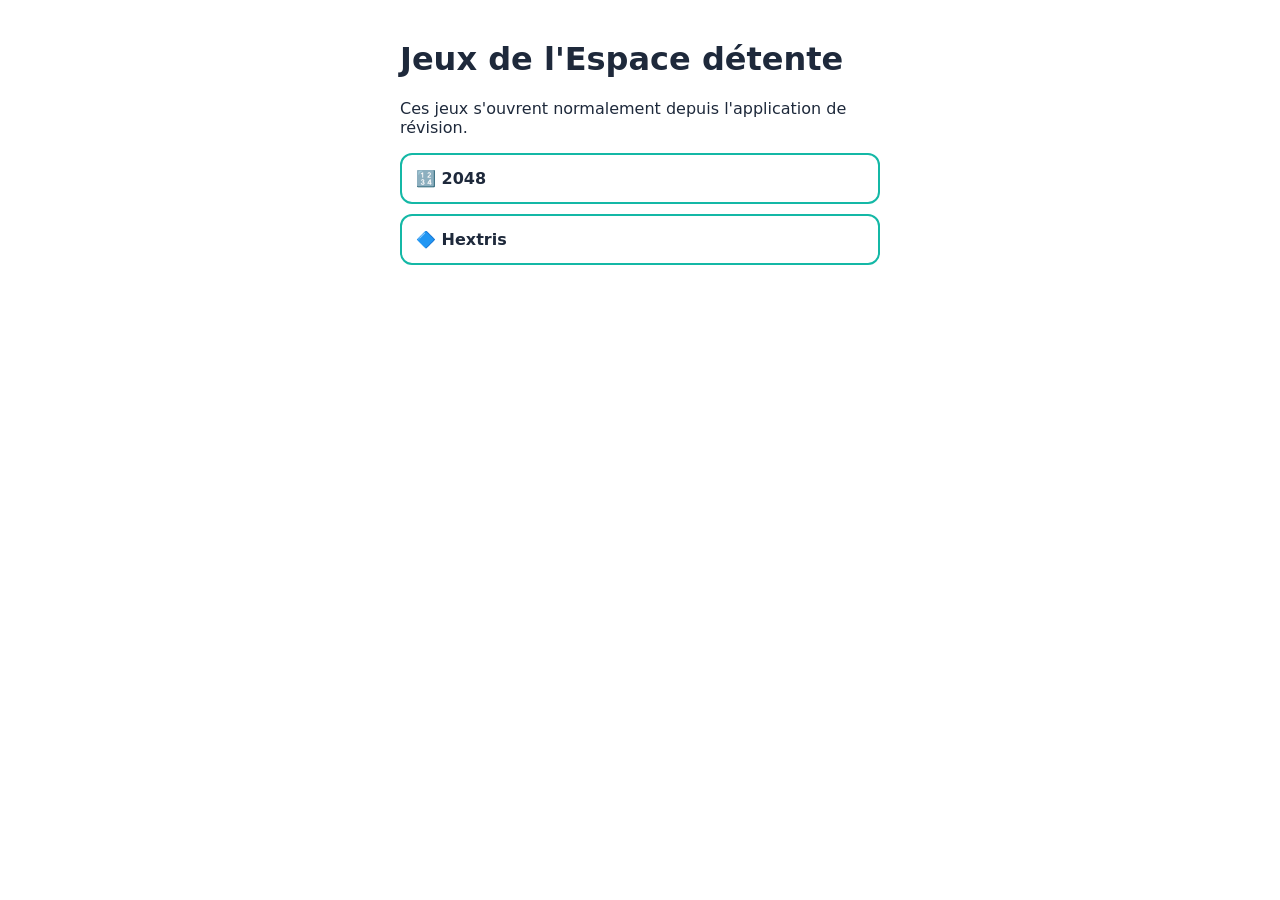
<file: index.html>
<!DOCTYPE html>
<html lang="fr">
<head>
  <meta charset="utf-8">
  <meta name="viewport" content="width=device-width, initial-scale=1">
  <meta name="robots" content="noindex">
  <title>Jeux de l'Espace détente</title>
  <style>
    body { font-family: system-ui, sans-serif; max-width: 480px; margin: 40px auto; padding: 0 16px; color: #1e293b; }
    a { display: block; padding: 14px; margin: 10px 0; border: 2px solid #14b8a6; border-radius: 12px; text-decoration: none; color: inherit; font-weight: 700; }
  </style>
</head>
<body>
  <h1>Jeux de l'Espace détente</h1>
  <p>Ces jeux s'ouvrent normalement depuis l'application de révision.</p>
  <a href="2048/">🔢 2048</a>
  <a href="hextris/">🔷 Hextris</a>
</body>
</html>
</file>
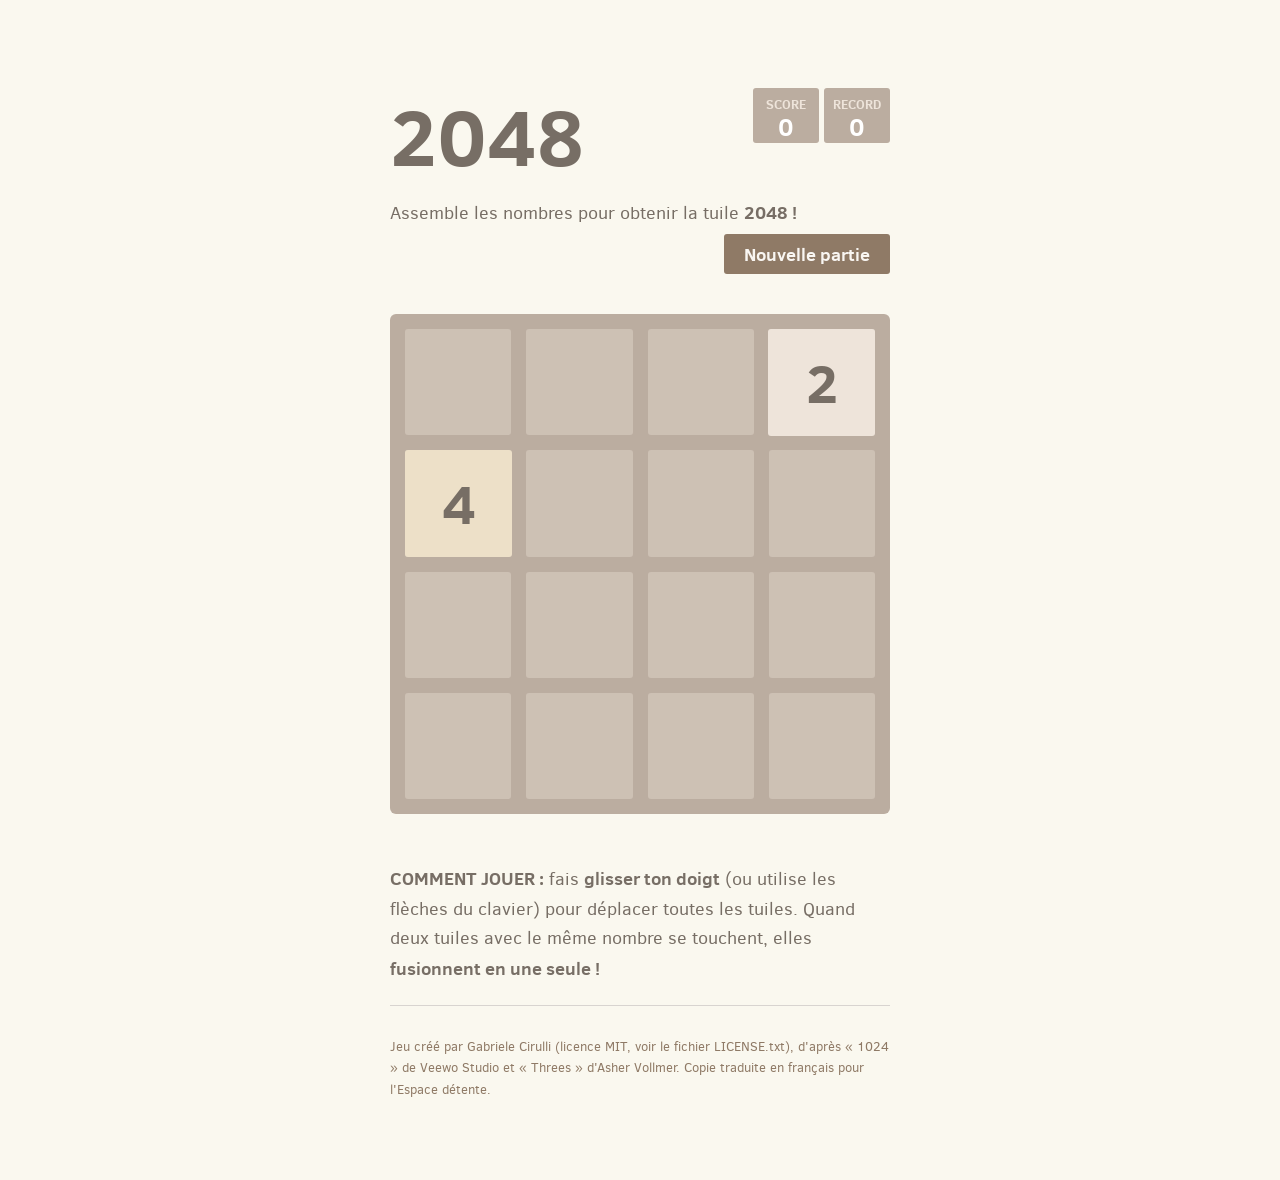
<file: 2048/index.html>
<!DOCTYPE html>
<html lang="fr">
<head>
  <meta charset="utf-8">
  <title>2048</title>

  <link href="style/main.css" rel="stylesheet" type="text/css">
  <link rel="shortcut icon" href="favicon.ico">
  <meta name="apple-mobile-web-app-capable" content="yes">
  <meta name="apple-mobile-web-app-status-bar-style" content="black">

  <meta name="HandheldFriendly" content="True">
  <meta name="MobileOptimized" content="320">
  <meta name="viewport" content="width=device-width, target-densitydpi=160dpi, initial-scale=1.0, maximum-scale=1, user-scalable=no, minimal-ui">
</head>
<body>
  <div class="container">
    <div class="heading">
      <h1 class="title">2048</h1>
      <div class="scores-container">
        <div class="score-container">0</div>
        <div class="best-container">0</div>
      </div>
    </div>

    <div class="above-game">
      <p class="game-intro">Assemble les nombres pour obtenir la tuile <strong>2048 !</strong></p>
      <a class="restart-button">Nouvelle partie</a>
    </div>

    <div class="game-container">
      <div class="game-message">
        <p></p>
        <div class="lower">
	        <a class="keep-playing-button">Continuer</a>
          <a class="retry-button">Rejouer</a>
        </div>
      </div>

      <div class="grid-container">
        <div class="grid-row">
          <div class="grid-cell"></div>
          <div class="grid-cell"></div>
          <div class="grid-cell"></div>
          <div class="grid-cell"></div>
        </div>
        <div class="grid-row">
          <div class="grid-cell"></div>
          <div class="grid-cell"></div>
          <div class="grid-cell"></div>
          <div class="grid-cell"></div>
        </div>
        <div class="grid-row">
          <div class="grid-cell"></div>
          <div class="grid-cell"></div>
          <div class="grid-cell"></div>
          <div class="grid-cell"></div>
        </div>
        <div class="grid-row">
          <div class="grid-cell"></div>
          <div class="grid-cell"></div>
          <div class="grid-cell"></div>
          <div class="grid-cell"></div>
        </div>
      </div>

      <div class="tile-container">

      </div>
    </div>

    <p class="game-explanation">
      <strong class="important">Comment jouer :</strong> fais <strong>glisser ton doigt</strong> (ou utilise les flèches du clavier) pour déplacer toutes les tuiles. Quand deux tuiles avec le même nombre se touchent, elles <strong>fusionnent en une seule !</strong>
    </p>
    <hr>
    <p class="credits">
      Jeu créé par Gabriele Cirulli (licence MIT, voir le fichier LICENSE.txt), d'après « 1024 » de Veewo Studio et « Threes » d'Asher Vollmer. Copie traduite en français pour l'Espace détente.
    </p>
  </div>

  <script src="js/bind_polyfill.js"></script>
  <script src="js/classlist_polyfill.js"></script>
  <script src="js/animframe_polyfill.js"></script>
  <script src="js/keyboard_input_manager.js"></script>
  <script src="js/html_actuator.js"></script>
  <script src="js/grid.js"></script>
  <script src="js/tile.js"></script>
  <script src="js/local_storage_manager.js"></script>
  <script src="js/pont_app.js?v=20260924b"></script> <!-- RevisionApp : sauvegarde dans le Sheet -->
  <script src="js/game_manager.js"></script>
  <script src="js/application.js?v=20260924"></script>
</body>
</html>
</file>
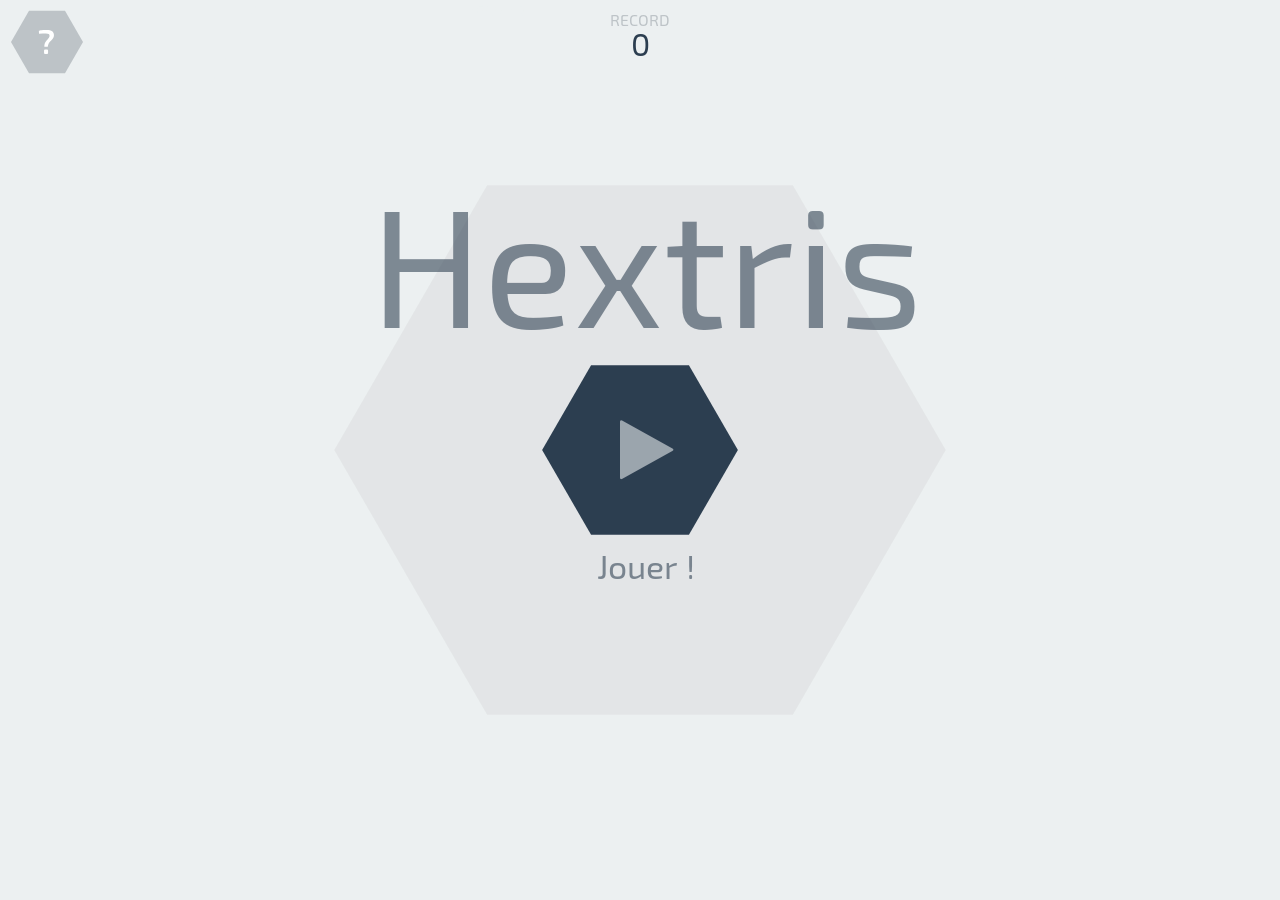
<file: hextris/index.html>
<!DOCTYPE html>
<html lang='fr'>
	<head>
		<meta charset="utf-8">
		<title>Hextris</title>
		<!-- Copie de Hextris (https://github.com/Hextris/hextris, licence GPL-3, voir LICENSE.md)
		     adaptée le 24/09/2026 pour l'Espace détente de RevisionApp : textes en français,
		     publicité, statistiques Google, boutons de partage, liens vers les boutiques et
		     appels à des serveurs externes retirés ; ajout de js/pont_app.js (record gardé
		     dans le Google Sheet de l'app). -->
		<meta name="viewport" content="width=device-width, initial-scale=1, maximum-scale=1, user-scalable=0, minimal-ui"/>
		<meta name="robots" content="noindex">
		<link rel="icon" type="image/png" href="favicon.ico">
		<link rel="stylesheet" href="style/fa/css/font-awesome.min.css">
		<link rel="stylesheet" type="text/css" href="style/style.css?v=20260924">
		<script type='text/javascript' src="vendor/hammer.min.js"></script>
		<script type='text/javascript' src="vendor/js.cookie.js"></script>
		<script type='text/javascript' src="vendor/jsonfn.min.js"></script>
		<script type='text/javascript' src="vendor/keypress.min.js"></script>
		<script type='text/javascript' src="vendor/jquery.js"></script>
		<script type='text/javascript' src="js/save-state.js?v=20260924"></script>
		<script type='text/javascript' src="js/pont_app.js?v=20260924"></script>
		<script type='text/javascript' src="js/view.js?v=20260924"></script>
		<script type='text/javascript' src="js/wavegen.js"></script>
		<script type='text/javascript' src="js/math.js"></script>
		<script type='text/javascript' src="js/Block.js"></script>
		<script type='text/javascript' src="js/Hex.js"></script>
		<script type='text/javascript' src="js/Text.js"></script>
		<script type='text/javascript' src="js/comboTimer.js"></script>
		<script type='text/javascript' src="js/checking.js"></script>
		<script type='text/javascript' src='js/update.js'></script>
		<script type="text/javascript" src="js/render.js?v=20260924"></script>
		<script type='text/javascript' src="js/input.js"></script>
		<script type='text/javascript' src="js/main.js?v=20260924"></script>
		<script type='text/javascript' src="js/initialization.js?v=20260924"></script>
	</head>
	<body>
		<canvas id="canvas"></canvas>
		<div id="overlay" class="faded overlay"></div>
		<div id='startBtn' ></div>
		<div id="helpScreen" class='unselectable'>
			<div id='inst_main_body'></div>
		</div>
		<img id="openSideBar" class='helpText' src="./images/btn_help.svg"/>
		<div class="faded overlay"></div>
		<img id="pauseBtn" src="./images/btn_pause.svg"/>
		<img id='restartBtn' src="./images/btn_restart.svg"/>
		<div id='HIGHSCORE'>RECORD</div>
		<div id='highScoreInGameText'>
			<div id='highScoreInGameTextHeader'>RECORD</div><div id='currentHighScore'>0</div>
		</div>
		<div id="gameoverscreen">
			<div id='container'>
				<div id='gameOverBox' class='GOTitle'>PERDU !</div>
				<div id='cScore'>0</div>
				<div id='highScoresTitle' class='GOTitle'>MEILLEURS SCORES</div>
				<div class='score'><span class='scoreNum'>1.</span> <div id="1place" style="display:inline;">0</div></div>
				<div class='score'><span class='scoreNum'>2.</span> <div id="2place" style="display:inline;">0</div></div>
				<div class='score'><span class='scoreNum'>3.</span> <div id="3place" style="display:inline;">0</div></div>
			</div>
			<div id='bottomContainer'>
				<img id='restart' src='./images/btn_restart.svg' height='57px'>
				<!-- Conteneur vidé de ses boutons de partage, mais gardé : main.js s'en sert pour placer l'écran de fin. -->
				<div id='buttonCont'></div>
			</div>
		</div>
	</body>
</html>
</file>
<file: 2048/style/main.css>
@import url(fonts/clear-sans.css);
html, body {
  margin: 0;
  padding: 0;
  background: #faf8ef;
  color: #776e65;
  font-family: "Clear Sans", "Helvetica Neue", Arial, sans-serif;
  font-size: 18px; }

body {
  margin: 80px 0; }

.heading:after {
  content: "";
  display: block;
  clear: both; }

h1.title {
  font-size: 80px;
  font-weight: bold;
  margin: 0;
  display: block;
  float: left; }

@-webkit-keyframes move-up {
  0% {
    top: 25px;
    opacity: 1; }

  100% {
    top: -50px;
    opacity: 0; } }
@-moz-keyframes move-up {
  0% {
    top: 25px;
    opacity: 1; }

  100% {
    top: -50px;
    opacity: 0; } }
@keyframes move-up {
  0% {
    top: 25px;
    opacity: 1; }

  100% {
    top: -50px;
    opacity: 0; } }
.scores-container {
  float: right;
  text-align: right; }

.score-container, .best-container {
  position: relative;
  display: inline-block;
  background: #bbada0;
  padding: 15px 25px;
  font-size: 25px;
  height: 25px;
  line-height: 47px;
  font-weight: bold;
  border-radius: 3px;
  color: white;
  margin-top: 8px;
  text-align: center; }
  .score-container:after, .best-container:after {
    position: absolute;
    width: 100%;
    top: 10px;
    left: 0;
    text-transform: uppercase;
    font-size: 13px;
    line-height: 13px;
    text-align: center;
    color: #eee4da; }
  .score-container .score-addition, .best-container .score-addition {
    position: absolute;
    right: 30px;
    color: red;
    font-size: 25px;
    line-height: 25px;
    font-weight: bold;
    color: rgba(119, 110, 101, 0.9);
    z-index: 100;
    -webkit-animation: move-up 600ms ease-in;
    -moz-animation: move-up 600ms ease-in;
    animation: move-up 600ms ease-in;
    -webkit-animation-fill-mode: both;
    -moz-animation-fill-mode: both;
    animation-fill-mode: both; }

.score-container:after {
  content: "Score"; }

.best-container:after {
  content: "Record"; }

p {
  margin-top: 0;
  margin-bottom: 10px;
  line-height: 1.65; }

a {
  color: #776e65;
  font-weight: bold;
  text-decoration: underline;
  cursor: pointer; }

strong.important {
  text-transform: uppercase; }

hr {
  border: none;
  border-bottom: 1px solid #d8d4d0;
  margin-top: 20px;
  margin-bottom: 30px; }

.container {
  width: 500px;
  margin: 0 auto; }

@-webkit-keyframes fade-in {
  0% {
    opacity: 0; }

  100% {
    opacity: 1; } }
@-moz-keyframes fade-in {
  0% {
    opacity: 0; }

  100% {
    opacity: 1; } }
@keyframes fade-in {
  0% {
    opacity: 0; }

  100% {
    opacity: 1; } }
.game-container {
  margin-top: 40px;
  position: relative;
  padding: 15px;
  cursor: default;
  -webkit-touch-callout: none;
  -ms-touch-callout: none;
  -webkit-user-select: none;
  -moz-user-select: none;
  -ms-user-select: none;
  -ms-touch-action: none;
  touch-action: none;
  background: #bbada0;
  border-radius: 6px;
  width: 500px;
  height: 500px;
  -webkit-box-sizing: border-box;
  -moz-box-sizing: border-box;
  box-sizing: border-box; }
  .game-container .game-message {
    display: none;
    position: absolute;
    top: 0;
    right: 0;
    bottom: 0;
    left: 0;
    background: rgba(238, 228, 218, 0.5);
    z-index: 100;
    text-align: center;
    -webkit-animation: fade-in 800ms ease 1200ms;
    -moz-animation: fade-in 800ms ease 1200ms;
    animation: fade-in 800ms ease 1200ms;
    -webkit-animation-fill-mode: both;
    -moz-animation-fill-mode: both;
    animation-fill-mode: both; }
    .game-container .game-message p {
      font-size: 60px;
      font-weight: bold;
      height: 60px;
      line-height: 60px;
      margin-top: 222px; }
    .game-container .game-message .lower {
      display: block;
      margin-top: 59px; }
    .game-container .game-message a {
      display: inline-block;
      background: #8f7a66;
      border-radius: 3px;
      padding: 0 20px;
      text-decoration: none;
      color: #f9f6f2;
      height: 40px;
      line-height: 42px;
      margin-left: 9px; }
      .game-container .game-message a.keep-playing-button {
        display: none; }
    .game-container .game-message.game-won {
      background: rgba(237, 194, 46, 0.5);
      color: #f9f6f2; }
      .game-container .game-message.game-won a.keep-playing-button {
        display: inline-block; }
    .game-container .game-message.game-won, .game-container .game-message.game-over {
      display: block; }

.grid-container {
  position: absolute;
  z-index: 1; }

.grid-row {
  margin-bottom: 15px; }
  .grid-row:last-child {
    margin-bottom: 0; }
  .grid-row:after {
    content: "";
    display: block;
    clear: both; }

.grid-cell {
  width: 106.25px;
  height: 106.25px;
  margin-right: 15px;
  float: left;
  border-radius: 3px;
  background: rgba(238, 228, 218, 0.35); }
  .grid-cell:last-child {
    margin-right: 0; }

.tile-container {
  position: absolute;
  z-index: 2; }

.tile, .tile .tile-inner {
  width: 107px;
  height: 107px;
  line-height: 107px; }
.tile.tile-position-1-1 {
  -webkit-transform: translate(0px, 0px);
  -moz-transform: translate(0px, 0px);
  -ms-transform: translate(0px, 0px);
  transform: translate(0px, 0px); }
.tile.tile-position-1-2 {
  -webkit-transform: translate(0px, 121px);
  -moz-transform: translate(0px, 121px);
  -ms-transform: translate(0px, 121px);
  transform: translate(0px, 121px); }
.tile.tile-position-1-3 {
  -webkit-transform: translate(0px, 242px);
  -moz-transform: translate(0px, 242px);
  -ms-transform: translate(0px, 242px);
  transform: translate(0px, 242px); }
.tile.tile-position-1-4 {
  -webkit-transform: translate(0px, 363px);
  -moz-transform: translate(0px, 363px);
  -ms-transform: translate(0px, 363px);
  transform: translate(0px, 363px); }
.tile.tile-position-2-1 {
  -webkit-transform: translate(121px, 0px);
  -moz-transform: translate(121px, 0px);
  -ms-transform: translate(121px, 0px);
  transform: translate(121px, 0px); }
.tile.tile-position-2-2 {
  -webkit-transform: translate(121px, 121px);
  -moz-transform: translate(121px, 121px);
  -ms-transform: translate(121px, 121px);
  transform: translate(121px, 121px); }
.tile.tile-position-2-3 {
  -webkit-transform: translate(121px, 242px);
  -moz-transform: translate(121px, 242px);
  -ms-transform: translate(121px, 242px);
  transform: translate(121px, 242px); }
.tile.tile-position-2-4 {
  -webkit-transform: translate(121px, 363px);
  -moz-transform: translate(121px, 363px);
  -ms-transform: translate(121px, 363px);
  transform: translate(121px, 363px); }
.tile.tile-position-3-1 {
  -webkit-transform: translate(242px, 0px);
  -moz-transform: translate(242px, 0px);
  -ms-transform: translate(242px, 0px);
  transform: translate(242px, 0px); }
.tile.tile-position-3-2 {
  -webkit-transform: translate(242px, 121px);
  -moz-transform: translate(242px, 121px);
  -ms-transform: translate(242px, 121px);
  transform: translate(242px, 121px); }
.tile.tile-position-3-3 {
  -webkit-transform: translate(242px, 242px);
  -moz-transform: translate(242px, 242px);
  -ms-transform: translate(242px, 242px);
  transform: translate(242px, 242px); }
.tile.tile-position-3-4 {
  -webkit-transform: translate(242px, 363px);
  -moz-transform: translate(242px, 363px);
  -ms-transform: translate(242px, 363px);
  transform: translate(242px, 363px); }
.tile.tile-position-4-1 {
  -webkit-transform: translate(363px, 0px);
  -moz-transform: translate(363px, 0px);
  -ms-transform: translate(363px, 0px);
  transform: translate(363px, 0px); }
.tile.tile-position-4-2 {
  -webkit-transform: translate(363px, 121px);
  -moz-transform: translate(363px, 121px);
  -ms-transform: translate(363px, 121px);
  transform: translate(363px, 121px); }
.tile.tile-position-4-3 {
  -webkit-transform: translate(363px, 242px);
  -moz-transform: translate(363px, 242px);
  -ms-transform: translate(363px, 242px);
  transform: translate(363px, 242px); }
.tile.tile-position-4-4 {
  -webkit-transform: translate(363px, 363px);
  -moz-transform: translate(363px, 363px);
  -ms-transform: translate(363px, 363px);
  transform: translate(363px, 363px); }

.tile {
  position: absolute;
  -webkit-transition: 100ms ease-in-out;
  -moz-transition: 100ms ease-in-out;
  transition: 100ms ease-in-out;
  -webkit-transition-property: -webkit-transform;
  -moz-transition-property: -moz-transform;
  transition-property: transform; }
  .tile .tile-inner {
    border-radius: 3px;
    background: #eee4da;
    text-align: center;
    font-weight: bold;
    z-index: 10;
    font-size: 55px; }
  .tile.tile-2 .tile-inner {
    background: #eee4da;
    box-shadow: 0 0 30px 10px rgba(243, 215, 116, 0), inset 0 0 0 1px rgba(255, 255, 255, 0); }
  .tile.tile-4 .tile-inner {
    background: #ede0c8;
    box-shadow: 0 0 30px 10px rgba(243, 215, 116, 0), inset 0 0 0 1px rgba(255, 255, 255, 0); }
  .tile.tile-8 .tile-inner {
    color: #f9f6f2;
    background: #f2b179; }
  .tile.tile-16 .tile-inner {
    color: #f9f6f2;
    background: #f59563; }
  .tile.tile-32 .tile-inner {
    color: #f9f6f2;
    background: #f67c5f; }
  .tile.tile-64 .tile-inner {
    color: #f9f6f2;
    background: #f65e3b; }
  .tile.tile-128 .tile-inner {
    color: #f9f6f2;
    background: #edcf72;
    box-shadow: 0 0 30px 10px rgba(243, 215, 116, 0.2381), inset 0 0 0 1px rgba(255, 255, 255, 0.14286);
    font-size: 45px; }
    @media screen and (max-width: 520px) {
      .tile.tile-128 .tile-inner {
        font-size: 25px; } }
  .tile.tile-256 .tile-inner {
    color: #f9f6f2;
    background: #edcc61;
    box-shadow: 0 0 30px 10px rgba(243, 215, 116, 0.31746), inset 0 0 0 1px rgba(255, 255, 255, 0.19048);
    font-size: 45px; }
    @media screen and (max-width: 520px) {
      .tile.tile-256 .tile-inner {
        font-size: 25px; } }
  .tile.tile-512 .tile-inner {
    color: #f9f6f2;
    background: #edc850;
    box-shadow: 0 0 30px 10px rgba(243, 215, 116, 0.39683), inset 0 0 0 1px rgba(255, 255, 255, 0.2381);
    font-size: 45px; }
    @media screen and (max-width: 520px) {
      .tile.tile-512 .tile-inner {
        font-size: 25px; } }
  .tile.tile-1024 .tile-inner {
    color: #f9f6f2;
    background: #edc53f;
    box-shadow: 0 0 30px 10px rgba(243, 215, 116, 0.47619), inset 0 0 0 1px rgba(255, 255, 255, 0.28571);
    font-size: 35px; }
    @media screen and (max-width: 520px) {
      .tile.tile-1024 .tile-inner {
        font-size: 15px; } }
  .tile.tile-2048 .tile-inner {
    color: #f9f6f2;
    background: #edc22e;
    box-shadow: 0 0 30px 10px rgba(243, 215, 116, 0.55556), inset 0 0 0 1px rgba(255, 255, 255, 0.33333);
    font-size: 35px; }
    @media screen and (max-width: 520px) {
      .tile.tile-2048 .tile-inner {
        font-size: 15px; } }
  .tile.tile-super .tile-inner {
    color: #f9f6f2;
    background: #3c3a32;
    font-size: 30px; }
    @media screen and (max-width: 520px) {
      .tile.tile-super .tile-inner {
        font-size: 10px; } }

@-webkit-keyframes appear {
  0% {
    opacity: 0;
    -webkit-transform: scale(0);
    -moz-transform: scale(0);
    -ms-transform: scale(0);
    transform: scale(0); }

  100% {
    opacity: 1;
    -webkit-transform: scale(1);
    -moz-transform: scale(1);
    -ms-transform: scale(1);
    transform: scale(1); } }
@-moz-keyframes appear {
  0% {
    opacity: 0;
    -webkit-transform: scale(0);
    -moz-transform: scale(0);
    -ms-transform: scale(0);
    transform: scale(0); }

  100% {
    opacity: 1;
    -webkit-transform: scale(1);
    -moz-transform: scale(1);
    -ms-transform: scale(1);
    transform: scale(1); } }
@keyframes appear {
  0% {
    opacity: 0;
    -webkit-transform: scale(0);
    -moz-transform: scale(0);
    -ms-transform: scale(0);
    transform: scale(0); }

  100% {
    opacity: 1;
    -webkit-transform: scale(1);
    -moz-transform: scale(1);
    -ms-transform: scale(1);
    transform: scale(1); } }
.tile-new .tile-inner {
  -webkit-animation: appear 200ms ease 100ms;
  -moz-animation: appear 200ms ease 100ms;
  animation: appear 200ms ease 100ms;
  -webkit-animation-fill-mode: backwards;
  -moz-animation-fill-mode: backwards;
  animation-fill-mode: backwards; }

@-webkit-keyframes pop {
  0% {
    -webkit-transform: scale(0);
    -moz-transform: scale(0);
    -ms-transform: scale(0);
    transform: scale(0); }

  50% {
    -webkit-transform: scale(1.2);
    -moz-transform: scale(1.2);
    -ms-transform: scale(1.2);
    transform: scale(1.2); }

  100% {
    -webkit-transform: scale(1);
    -moz-transform: scale(1);
    -ms-transform: scale(1);
    transform: scale(1); } }
@-moz-keyframes pop {
  0% {
    -webkit-transform: scale(0);
    -moz-transform: scale(0);
    -ms-transform: scale(0);
    transform: scale(0); }

  50% {
    -webkit-transform: scale(1.2);
    -moz-transform: scale(1.2);
    -ms-transform: scale(1.2);
    transform: scale(1.2); }

  100% {
    -webkit-transform: scale(1);
    -moz-transform: scale(1);
    -ms-transform: scale(1);
    transform: scale(1); } }
@keyframes pop {
  0% {
    -webkit-transform: scale(0);
    -moz-transform: scale(0);
    -ms-transform: scale(0);
    transform: scale(0); }

  50% {
    -webkit-transform: scale(1.2);
    -moz-transform: scale(1.2);
    -ms-transform: scale(1.2);
    transform: scale(1.2); }

  100% {
    -webkit-transform: scale(1);
    -moz-transform: scale(1);
    -ms-transform: scale(1);
    transform: scale(1); } }
.tile-merged .tile-inner {
  z-index: 20;
  -webkit-animation: pop 200ms ease 100ms;
  -moz-animation: pop 200ms ease 100ms;
  animation: pop 200ms ease 100ms;
  -webkit-animation-fill-mode: backwards;
  -moz-animation-fill-mode: backwards;
  animation-fill-mode: backwards; }

.above-game:after {
  content: "";
  display: block;
  clear: both; }

.game-intro {
  float: left;
  line-height: 42px;
  margin-bottom: 0; }

.restart-button {
  display: inline-block;
  background: #8f7a66;
  border-radius: 3px;
  padding: 0 20px;
  text-decoration: none;
  color: #f9f6f2;
  height: 40px;
  line-height: 42px;
  display: block;
  text-align: center;
  float: right; }

.game-explanation {
  margin-top: 50px; }

@media screen and (max-width: 520px) {
  html, body {
    font-size: 15px; }

  body {
    margin: 20px 0;
    padding: 0 20px; }

  h1.title {
    font-size: 27px;
    margin-top: 15px; }

  .container {
    width: 280px;
    margin: 0 auto; }

  .score-container, .best-container {
    margin-top: 0;
    padding: 15px 10px;
    min-width: 40px; }

  .heading {
    margin-bottom: 10px; }

  .game-intro {
    width: 55%;
    display: block;
    box-sizing: border-box;
    line-height: 1.65; }

  .restart-button {
    width: 42%;
    padding: 0;
    display: block;
    box-sizing: border-box;
    margin-top: 2px; }

  .game-container {
    margin-top: 17px;
    position: relative;
    padding: 10px;
    cursor: default;
    -webkit-touch-callout: none;
    -ms-touch-callout: none;
    -webkit-user-select: none;
    -moz-user-select: none;
    -ms-user-select: none;
    -ms-touch-action: none;
    touch-action: none;
    background: #bbada0;
    border-radius: 6px;
    width: 280px;
    height: 280px;
    -webkit-box-sizing: border-box;
    -moz-box-sizing: border-box;
    box-sizing: border-box; }
    .game-container .game-message {
      display: none;
      position: absolute;
      top: 0;
      right: 0;
      bottom: 0;
      left: 0;
      background: rgba(238, 228, 218, 0.5);
      z-index: 100;
      text-align: center;
      -webkit-animation: fade-in 800ms ease 1200ms;
      -moz-animation: fade-in 800ms ease 1200ms;
      animation: fade-in 800ms ease 1200ms;
      -webkit-animation-fill-mode: both;
      -moz-animation-fill-mode: both;
      animation-fill-mode: both; }
      .game-container .game-message p {
        font-size: 60px;
        font-weight: bold;
        height: 60px;
        line-height: 60px;
        margin-top: 222px; }
      .game-container .game-message .lower {
        display: block;
        margin-top: 59px; }
      .game-container .game-message a {
        display: inline-block;
        background: #8f7a66;
        border-radius: 3px;
        padding: 0 20px;
        text-decoration: none;
        color: #f9f6f2;
        height: 40px;
        line-height: 42px;
        margin-left: 9px; }
        .game-container .game-message a.keep-playing-button {
          display: none; }
      .game-container .game-message.game-won {
        background: rgba(237, 194, 46, 0.5);
        color: #f9f6f2; }
        .game-container .game-message.game-won a.keep-playing-button {
          display: inline-block; }
      .game-container .game-message.game-won, .game-container .game-message.game-over {
        display: block; }

  .grid-container {
    position: absolute;
    z-index: 1; }

  .grid-row {
    margin-bottom: 10px; }
    .grid-row:last-child {
      margin-bottom: 0; }
    .grid-row:after {
      content: "";
      display: block;
      clear: both; }

  .grid-cell {
    width: 57.5px;
    height: 57.5px;
    margin-right: 10px;
    float: left;
    border-radius: 3px;
    background: rgba(238, 228, 218, 0.35); }
    .grid-cell:last-child {
      margin-right: 0; }

  .tile-container {
    position: absolute;
    z-index: 2; }

  .tile, .tile .tile-inner {
    width: 58px;
    height: 58px;
    line-height: 58px; }
  .tile.tile-position-1-1 {
    -webkit-transform: translate(0px, 0px);
    -moz-transform: translate(0px, 0px);
    -ms-transform: translate(0px, 0px);
    transform: translate(0px, 0px); }
  .tile.tile-position-1-2 {
    -webkit-transform: translate(0px, 67px);
    -moz-transform: translate(0px, 67px);
    -ms-transform: translate(0px, 67px);
    transform: translate(0px, 67px); }
  .tile.tile-position-1-3 {
    -webkit-transform: translate(0px, 135px);
    -moz-transform: translate(0px, 135px);
    -ms-transform: translate(0px, 135px);
    transform: translate(0px, 135px); }
  .tile.tile-position-1-4 {
    -webkit-transform: translate(0px, 202px);
    -moz-transform: translate(0px, 202px);
    -ms-transform: translate(0px, 202px);
    transform: translate(0px, 202px); }
  .tile.tile-position-2-1 {
    -webkit-transform: translate(67px, 0px);
    -moz-transform: translate(67px, 0px);
    -ms-transform: translate(67px, 0px);
    transform: translate(67px, 0px); }
  .tile.tile-position-2-2 {
    -webkit-transform: translate(67px, 67px);
    -moz-transform: translate(67px, 67px);
    -ms-transform: translate(67px, 67px);
    transform: translate(67px, 67px); }
  .tile.tile-position-2-3 {
    -webkit-transform: translate(67px, 135px);
    -moz-transform: translate(67px, 135px);
    -ms-transform: translate(67px, 135px);
    transform: translate(67px, 135px); }
  .tile.tile-position-2-4 {
    -webkit-transform: translate(67px, 202px);
    -moz-transform: translate(67px, 202px);
    -ms-transform: translate(67px, 202px);
    transform: translate(67px, 202px); }
  .tile.tile-position-3-1 {
    -webkit-transform: translate(135px, 0px);
    -moz-transform: translate(135px, 0px);
    -ms-transform: translate(135px, 0px);
    transform: translate(135px, 0px); }
  .tile.tile-position-3-2 {
    -webkit-transform: translate(135px, 67px);
    -moz-transform: translate(135px, 67px);
    -ms-transform: translate(135px, 67px);
    transform: translate(135px, 67px); }
  .tile.tile-position-3-3 {
    -webkit-transform: translate(135px, 135px);
    -moz-transform: translate(135px, 135px);
    -ms-transform: translate(135px, 135px);
    transform: translate(135px, 135px); }
  .tile.tile-position-3-4 {
    -webkit-transform: translate(135px, 202px);
    -moz-transform: translate(135px, 202px);
    -ms-transform: translate(135px, 202px);
    transform: translate(135px, 202px); }
  .tile.tile-position-4-1 {
    -webkit-transform: translate(202px, 0px);
    -moz-transform: translate(202px, 0px);
    -ms-transform: translate(202px, 0px);
    transform: translate(202px, 0px); }
  .tile.tile-position-4-2 {
    -webkit-transform: translate(202px, 67px);
    -moz-transform: translate(202px, 67px);
    -ms-transform: translate(202px, 67px);
    transform: translate(202px, 67px); }
  .tile.tile-position-4-3 {
    -webkit-transform: translate(202px, 135px);
    -moz-transform: translate(202px, 135px);
    -ms-transform: translate(202px, 135px);
    transform: translate(202px, 135px); }
  .tile.tile-position-4-4 {
    -webkit-transform: translate(202px, 202px);
    -moz-transform: translate(202px, 202px);
    -ms-transform: translate(202px, 202px);
    transform: translate(202px, 202px); }

  .tile .tile-inner {
    font-size: 35px; }

  .game-message p {
    font-size: 30px !important;
    height: 30px !important;
    line-height: 30px !important;
    margin-top: 90px !important; }
  .game-message .lower {
    margin-top: 30px !important; } }


/* Ajouts Espace détente (24/09/2026) :
   - le glisser du doigt ne fait ni défiler ni zoomer la page ;
   - pas d'effet « rebond » de la page en haut/bas de l'écran. */
html, body { overscroll-behavior: none; }
.game-container { touch-action: none; }
.credits { font-size: 13px; color: #8f7a66; }
</file>
<file: hextris/style/style.css>
* {
	-webkit-touch-callout:none;
	-webkit-user-select:none;
	-khtml-user-select:none;
	-moz-user-select:none;
	-ms-user-select:none;
	user-select:none;
	padding:0;
	margin:0;
	-webkit-tap-highlight-color:rgba(0,0,0,0);
}
#HIGHSCORE {
	position:absolute;
	left:50%;
	width:250px;
	overflow:visible;
	margin-left:-175px;
	font-family:Exo;

}
#container {
	color:#232323;
	position:absolute;
	left:50%;
	top:calc(50%);
	text-align:center;
	transform:translate(-50%, -50%);
	font-family:Exo;
	-webkit-transform:translate(-50%, -50%);
	-moz-transform:translate(-50%, -50%);
	-ms-transform:translate(-50%, -50%);
    display:none;
}
.tweet {
	font-size:2rem;
	color:#4099FF;
}
@media only screen and (min-device-width:320px) and (max-device-width:480px) {
	.tweet{
		font-size:1rem;
	}
}
a {
	color:#232323;
}
.navbar {
	width:80%;
	margin:0 auto;
	padding:2.5vmin 0;
	text-align:center;
}
.navbar li {
	display:inline-block;
	text-align:center;
	width:calc(33% - 1.25vmin);
}

#title {
	color:#ecf0f1;
	font-size:6vmin;
}

#score {
	font-size:4vmin;
	text-align:center;
	width:30%;
}

#highscores {
	text-align:center;
	list-style:none;
}

.not-visible {
	display:none;
}

button {
	color:#ecf0f1;
	background-color:rgba(0,0,0,0);
	border:0;
}

button:focus {
	outline:0;
}

#openSideBar {
	position:fixed;
	margin-top:6px;
	width:72px;
	height:72px;
	margin-left:11px;
	z-index:3003;
	color:#232323;
	cursor:pointer;
	top:0;
	left:0;

}


#pauseBtn {
	display:none;
	position:fixed;
	margin-bottom:7px;
	width:72px;
	height:72px;
	margin-right:11px;
	z-index:3000;
	color:#232323;
	cursor:pointer;
	right:0;
	bottom:0;
	z-index:99;
}

#restartBtn {
	display:none;
	position:fixed;
	margin-bottom:7px;
	width:72px;
	height:72px;
	margin-left:11px;
	z-index:3000;
	color:#232323;
	cursor:pointer;
	bottom:0;
	z-index:99;
}
#startBtn {
	position:absolute;
	left:40%;
	top:38%;
	height:25%;
	width:25%;
	z-index:99999999;
	cursor:pointer;
}

#helpScreen {
	height:100%;
	width:100%;
	z-index:3001;
	position:fixed;
	top:0;
	margin:0;
	font-size:15px;
	text-align:center;
	display:none;
	color:#232323;
	background-color:rgba(236,240,241,1);
}

#colorBlindBtn {
	position:absolute;
	width:120px;
	height:20px;
	z-index:9999;
	left:47%;
	top:65%;
	font-size:15px;
	text-align:center;
	color:#232323;
	cursor:pointer;
}

#inst_main_body {
	padding:0px;
	font-size:1.2em;
	left:50%;
	top:50%;
	position: absolute;
	text-align:left;
	max-width:400px;
	/*margin-top:30px;*/
	transform:translate(-50%, -50%);
	-webkit-transform:translate(-50%, -50%);
	-moz-transform:translate(-50%, -50%);
	-ms-transform:translate(-50%, -50%);
}

#inst_main_body > a {
	font-weight:bold;
}

#inst_main_body > hr {
	width:100%;
	color:#232323;
	background-color:#232323;
	height:1px;
	border:0;
}

#inst_main_body > p {
	margin-bottom:15px;
}

#instructions_head {
	text-align:center;
	font-size:1.5em;
	padding-bottom:4px;
}


#highScoreInGameTextHeader {
	color: #bdc3c7;
	width:100%;
}

#highScoreInGameText {
	position: absolute;
	top:10px;
	text-align: center;
	width:200px;
	left:50%;
	margin-left:-100px;
}

#currentHighScore {
	color: #2c3e50;
	width:100%;
	margin-top: -5px;
	font-size:2em;
}

@media only screen and (max-device-width:480px) {
	#helpScreen {
		position:fixed;
		top:2px;
		padding-top:20px;
		margin:0;
		width:100%;
		height:100%;
		font-size:13px;
		text-align:center;
	}
	#inst_main_body {
		width:calc(100% - 70px);
		transform:translate(-50%, -50%);
		-webkit-transform:translate(-50%, -50%);
		-moz-transform:translate(-50%, -50%);
		-ms-transform:translate(-50%, -50%);
	}
	#instructions_head {
		padding-left:0%;
	}
	#openSideBar{
		width:60px;
		height:60px;
	}
	#pauseBtn {
		width:60px;
		height:60px;
	}
	#restartBtn {
		width:60px;
		height:60px;
	}
}

.overlay {
	position:absolute;
	height:20%;
	width:100%;
	left:50%;
	top:50%;
	margin-left:-50%;
	margin-top:-10%;
	z-index:3000;
	color:#232323;
	text-align:center;
}

.helpText {
	z-index:3001;
}

.centeredHeader {
	font-size:5vw; 
	text-align:center;
	line-height:4rem;
}

.centeredSubHeader {
	font-size:2.2rem; 
	line-height:1em;
	text-align:center;
}

.centeredSubSubHeader {
	font-size:1.4rem; 
	text-align:center;
}

#buttonCont {
	position:absolute; 
	left:50%;
	width:310px;
	margin-left:-8px;
	transform:translate(-50%, 0%);
	-webkit-transform:translate(-50%, 0%);
	-moz-transform:translate(-50%, 0%);
	-ms-transform:translate(-50%, 0%);
}

@media only screen and (orientation:landscape) {
	#buttonCont {
		bottom:calc(50vh - 19vh - 36px);
	}
	#container {
		top:calc(50vh - 11vh);
	}
}

@media only screen and (orientation:portrait) {
	#buttonCont {
		bottom:calc(50vh - 19vw - 36px);
	}
	#container {
		top:calc(50vh - 11vw);
	}
}

@media only screen and (min-device-width:320px) and (max-device-width:600px) {
	.centeredHeader {
		font-size:2rem; 
		text-align:center;
		line-height:0.6rem;
	}

	.centeredSubHeader {
		font-size:1rem; 
		text-align:center;
	}

	.overlay {
		margin-top:-20%;
	}

	#buttonCont {
		width:280px;
	}

	@media only screen and (orientation:landscape) {
		#buttonCont {
			bottom:119px;
		}
	}

	@media only screen and (orientation:portrait) {
		#buttonCont {
			bottom:119px;
		}
	}
}
.blur {
	opacity:0.1;
}

* {
	padding:0;
	margin:0;
}

body {
	color:#ecf0f1;
	font-family:'Exo', sans-serif;
	background-color:#ecf0f1;
}

#clickToExit {
	cursor:pointer;
}

#canvas {
	transition:all 0.5s ease;
	position:absolute;
	left:0;
	right:0;
	height:100%;
	width:100%;
	background-color:#ecf0f1;
	z-index:0;
}
#title {
	z-index:99;
	margin-top:20px;
	color:#2c3e50;
}

#gameoverscreen {
	/*display:none;*/
}

#restart{
	display:none;
	cursor:pointer !important;
	margin:0;
	padding:0;
	bottom:15px;
	position:absolute;
	left:calc(50% - 124px);
	transform:translate(-50%, 0%);
	-webkit-transform:translate(-50%, 0%);
	-moz-transform:translate(-50%, 0%);
	-ms-transform:translate(-50%, 0%);
	margin-bottom:-3.5px;
}

#socialShare{
	display:none;
	margin:0;
	padding:0;
	bottom:0;
	margin-bottom: 6.5px;
	position:absolute;
	left:calc(50% + 30px);
	transform:translate(-50%, 0%);
	-webkit-transform:translate(-50%, 0%);
	-moz-transform:translate(-50%, 0%);
	-ms-transform:translate(-50%, 0%);
    padding-bottom: 2px;
}

.unselectable {
	-webkit-touch-callout:none;
	-webkit-user-select:none;
	-khtml-user-select:none;
	-moz-user-select:none;
	-ms-user-select:none;
	user-select:none;
}
#afterhr {
	margin:0;
	padding:0;
	margin-bottom:-10px;
	padding-bottom:-10px;
}
body {
	overflow:hidden;
}
#gameoverscreen {
	padding:8px;
}
@font-face {
	font-family:Exo;
	font-weight:light;
	src:url("./fonts/Exo2-ExtraLight.otf") format("opentype");
}

@font-face {
	font-family:Exo;
	src:url("./fonts/Exo2-Regular.otf") format("opentype");
}

@font-face {
	font-family:Exo;
	font-weight:bold;
	src:url("./fonts/Exo2-SemiBold.otf") format("opentype");
}

.GOTitle {
	font-weight:bold;
	font-size:24.2000px;
}

.scoreNum {
	font-weight:normal ! important;
}

#cScore {
	font-size:60.5000px;
	font-weight:light;
	margin-bottom:5px;
	margin-top:-10px;
}

#highScoresTitle {
	margin-bottom:2px;
}

.score {
	font-weight:light;
	line-height:18px;
}




#bottomContainer {
	position:absolute;
	width:100%;
	bottom:0px;
}

#androidBadge {
	position:absolute;
	height:41px;
	margin-top:5px;
	left:calc(50% - 66px);
	transform:translate(calc(-50% - 4px), -1px);
	-webkit-transform:translate(calc(-50% - 4px), -1px);
	-moz-transform:translate(calc(-50% - 4px), -1px);
	-ms-transform:translate(calc(-50% - 4px), -1px);
}

#iOSBadge {
	margin-top:5px;
	position:absolute;
	left:calc(50% + 65px);
	transform:translate(calc(-50% - 4px), 0%);
	-webkit-transform:translate(calc(-50% - 4px), 0%);
	-moz-transform:translate(calc(-50% - 4px), 0%);
	-ms-transform:translate(calc(-50% - 4px), 0%);
}

#authors {
	position:absolute;
	width:200px;
	bottom:0px;
	left:50%;
	transform:translate(-50%, 0%);
	-webkit-transform:translate(-50%, 0%);
	-moz-transform:translate(-50%, 0%);
	-ms-transform:translate(-50%, 0%);
}


/* Ajouts Espace détente (24/09/2026) : pas de défilement, de zoom ni de
   rebond de la page quand on touche l'écran pendant la partie. */
html, body { overscroll-behavior: none; touch-action: none; }
</file>
